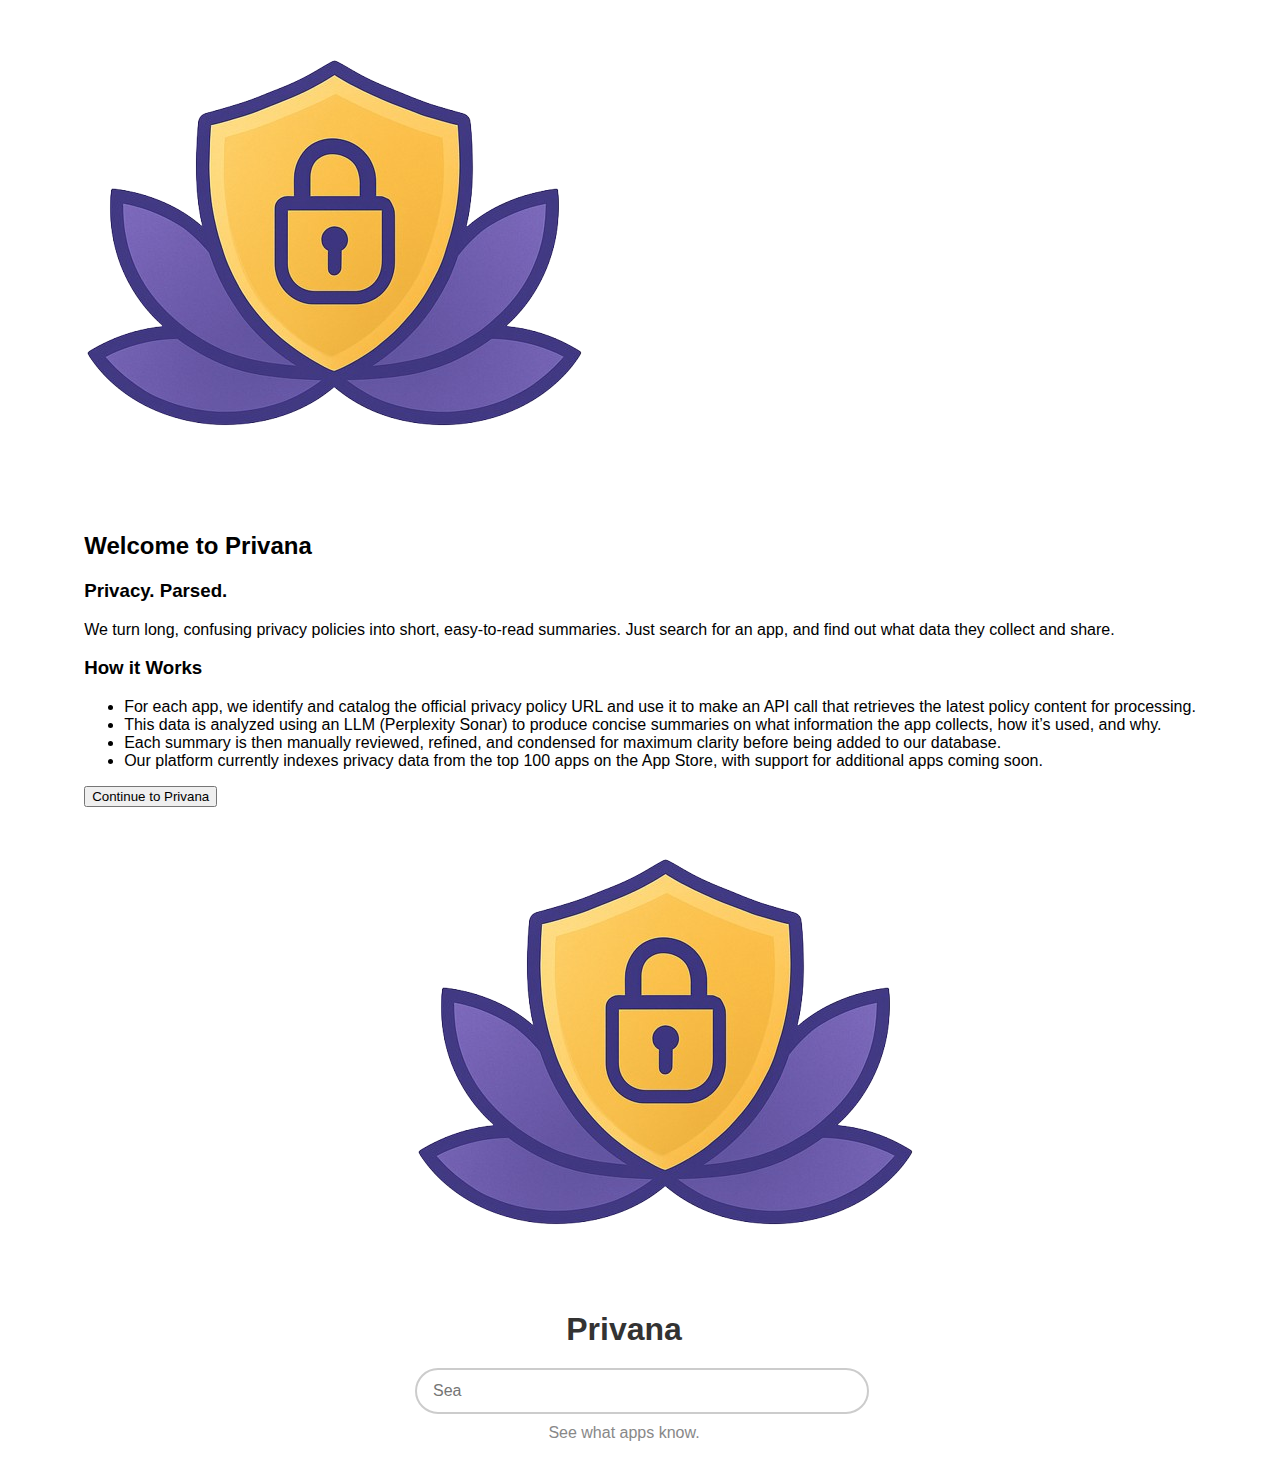
<file: index.html>
<!DOCTYPE html>
<html lang="en">
<head>
  <meta charset="UTF-8">
  <meta name="viewport" content="width=device-width, initial-scale=1.0">
  <title>Privana</title>
  <link rel="stylesheet" href="style.css">
  <link rel="icon" type="image/x-icon" href="/Branding Images/privanaLogo.png">
</head>
<body>
  <!-- Welcome Overlay -->
  <div id="welcome-overlay" class="welcome-overlay">
    <div id="welcome-content" class="welcome-content">
      <div class="welcome-header">
        <img src="/Branding Images/privanaLogo.png" alt="Privana Logo" class="welcome-logo">
        <h2 class="welcome-title">Welcome to Privana</h2>
      </div>
      
      <div class="welcome-sections">
        <div class="welcome-section">
          <h3>Privacy. Parsed.</h3>
          <p>We turn long, confusing privacy policies into short, easy-to-read summaries. Just search for an app, and find out what data they collect and share.</p>
        </div>
        
        <div class="welcome-section">
          <h3>How it Works</h3>
          <ul>
            <li>For each app, we identify and catalog the official privacy policy URL and use it to make an API call that retrieves the latest policy content for processing.</li>
            <li>This data is analyzed using an LLM (Perplexity Sonar) to produce concise summaries on what information the app collects, how it’s used, and why.</li>
            <li>Each summary is then manually reviewed, refined, and condensed for maximum clarity before being added to our database.</li>
            <li>Our platform currently indexes privacy data from the top 100 apps on the App Store, with support for additional apps coming soon.</li>
          </ul>
        </div>
        
      </div>
      
      <button id="continue-btn" class="continue-button">Continue to Privana</button>
    </div>
  </div>

  <div class="search-container">
    <img src="/Branding Images/privanaLogo.png" alt="Privana Logo" class="logo-image">
    <div class="header-title">Privana</div>
    <input type="text" id="search" placeholder="Search for an app..." />
    <div class="sliding-text" id="slidingText">See what apps know.</div>
  </div>
  <div id="results-container" class="results-container"></div>

  <script src="script.js"></script>
</body>
</html>
</file>
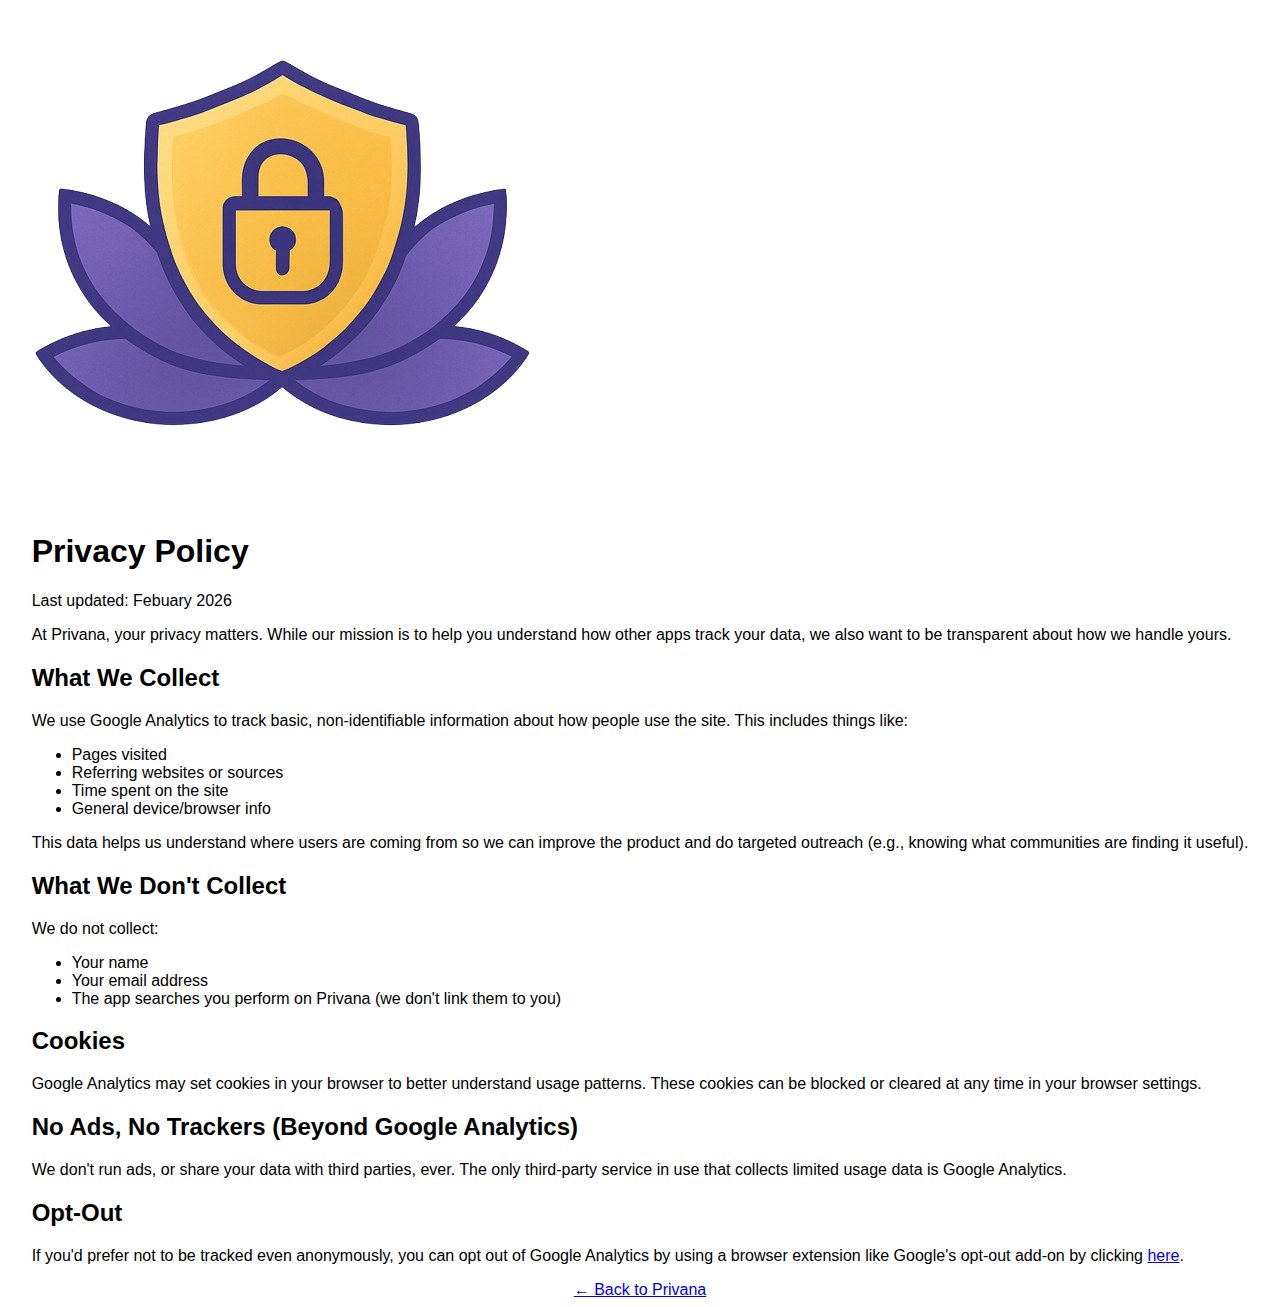
<file: privacy-policy.html>
<!DOCTYPE html>
<html lang="en">
<head>
  <meta charset="UTF-8">
  <meta name="viewport" content="width=device-width, initial-scale=1.0">
  <meta name="description" content="Privana Privacy Policy - Learn how we protect your privacy and handle your data">
  <title>Privacy Policy - Privana</title>
  <link rel="stylesheet" href="style.css">
  <link rel="icon" type="image/x-icon" href="/Branding Images/privanaLogo.png">
</head>
<body>
  <div class="privacy-container">
    <div class="privacy-header">
      <img src="/Branding Images/privanaLogo.png" alt="Privana Logo" class="privacy-logo">
      <h1>Privacy Policy</h1>
      <p>Last updated: Febuary 2026</p>
    </div>
    
    <div class="privacy-section">
      <p>At Privana, your privacy matters. While our mission is to help you understand how other apps track your data, we also want to be transparent about how we handle yours.</p>
    </div>
    
    <div class="privacy-section">
      <h2>What We Collect</h2>
      <p>We use Google Analytics to track basic, non-identifiable information about how people use the site. This includes things like:</p>
      <ul>
        <li>Pages visited</li>
        <li>Referring websites or sources</li>
        <li>Time spent on the site</li>
        <li>General device/browser info</li>
      </ul>
      <p>This data helps us understand where users are coming from so we can improve the product and do targeted outreach (e.g., knowing what communities are finding it useful).</p>
    </div>
    
    <div class="privacy-section">
      <h2>What We Don't Collect</h2>
      <p>We do not collect:</p>
      <ul>
        <li>Your name</li>
        <li>Your email address</li>
        <li>The app searches you perform on Privana (we don't link them to you)</li>
      </ul>
    </div>
    
    <div class="privacy-section">
      <h2>Cookies</h2>
      <p>Google Analytics may set cookies in your browser to better understand usage patterns. These cookies can be blocked or cleared at any time in your browser settings.</p>
    </div>
    
    <div class="privacy-section">
      <h2>No Ads, No Trackers (Beyond Google Analytics)</h2>
      <p>We don't run ads, or share your data with third parties, ever. The only third-party service in use that collects limited usage data is Google Analytics.</p>
    </div>
    
    <div class="privacy-section">
      <h2>Opt-Out</h2>
      <p>If you'd prefer not to be tracked even anonymously, you can opt out of Google Analytics by using a browser extension like Google's opt-out add-on by clicking <a href="https://tools.google.com/dlpage/gaoptout?hl=en" target="_blank">here</a>.</p>
    </div>
    
    <div style="text-align: center;">
      <a href="/" class="back-link">← Back to Privana</a>
    </div>
  </div>
</body>
</html>
</file>
<file: style.css>
body {
  display: flex;
  flex-direction: column;
  justify-content: center;
  align-items: center;
  min-height: 100vh;
  background-color: #ffffff;
  font-family: 'Helvetica', Arial, sans-serif;
}

.header-title {
  font-size: 2rem;
  font-weight: 600;
  margin-bottom: 20px;
  color: #333;
  font-family: 'Helvetica', Arial, sans-serif;
}

.search-container {
  position: sticky;
  text-align: center;
  width: 418px;
  padding-right: 32px;
  /*margin: 0 auto;*/
  font-family: 'Helvetica', Arial, sans-serif;
}

#search {
  width: 100%;
  padding: 12px 16px;
  border: 2px solid #ccc;
  border-radius: 30px;
  font-size: 16px;
  outline: none;
  transition: border-color 0.4s ease;
  align-items: center;
  font-family: 'Helvetica', Arial, sans-serif;
}

#search:focus {
  border-color: #007BFF;
}

.sliding-text-wrapper {
  position: absolute;
  top: 0;
  left: 50px;
  height: 100%;
  display: flex;
  align-items: center;
  overflow: hidden;
  pointer-events: none;
}

.sliding-text {
  display: inline-block;
  animation: fadeSlide 0.5s ease forwards;
  color: #888;
  transition: opacity 0.5s ease;
  padding-top: 10px;
}

.app-icon {
  width: 50px;
  height: 50px;
  border-radius: 10px;
  margin-right: 15px;
  border: 1px solid #cccccc7f;
  box-shadow: 0 1px 1px rgba(0, 0, 0, 0.1);
}

.results-container {
  margin-top: 20px;
  display: flex;
  flex-direction: column;
  align-items: center;
  gap: 15px
}

@keyframes fadeSlide {
  from {
    opacity: 0;
    transform: translateY(100%);
  }
  to {
    opacity: 1;
    transform: translateY(0%);
  }
}

.result-tile {
  width: 90%;
  max-width: 400px;
  background-color: ffffff;/*#f0f0f0*/
  border: 1px solid #ccc;
  border-radius: 10px;
  display: flex;
  flex-direction: column;
  align-items: flex-start;
  justify-content: flex-start;
  padding: 20px;
  font-size: 14px;
  color: #333;
  box-shadow: 0 2px 4px rgba(0, 0, 0, 0.1);
  cursor: pointer;
  transition: all 0.3s ease; 
  overflow: hidden;
  position: relative;
}

.result-tile.expanded {
  position: fixed;
  top: 50%; 
  left: 50%;
  transform: translate(-50%, -50%);
  width: 80vw;
  height: 80vh;
  background-color: #ffffff;
  z-index: 1000;
  padding: 40px;
  box-shadow: 0 4px 8px rgba(0, 0, 0, 0.2);
  overflow-y: auto;
  border-radius: 10px;
}

.result-title {
  font-size: 24px;
  font-weight: bold;
  margin-bottom: 10px;
  color: #333;
  text-align: left;
  width: 100%;
}

.result-description {
  font-size: 16px;
  color: #666;
  text-align: left;
  width: 100%;
  margin-top: 10px;
}

.close-button {
  position: absolute;
  top: 20px;
  right: 20px;
  background-color: #007BFF;
  color: #fff;
  border: 1px;
  border-radius: 50%;
  width: 30px;
  height: 30px;
  font-size: 16px;
  font-weight: bold;
  cursor: pointer;
  display: none;
  align-items: center;
  justify-content: center;
  z-index: 1001;
}

.result-tile.expanded .close-button {
  display: flex;
}

.close-button:hover {
  background-color: #02c0e6;
}
</file>
